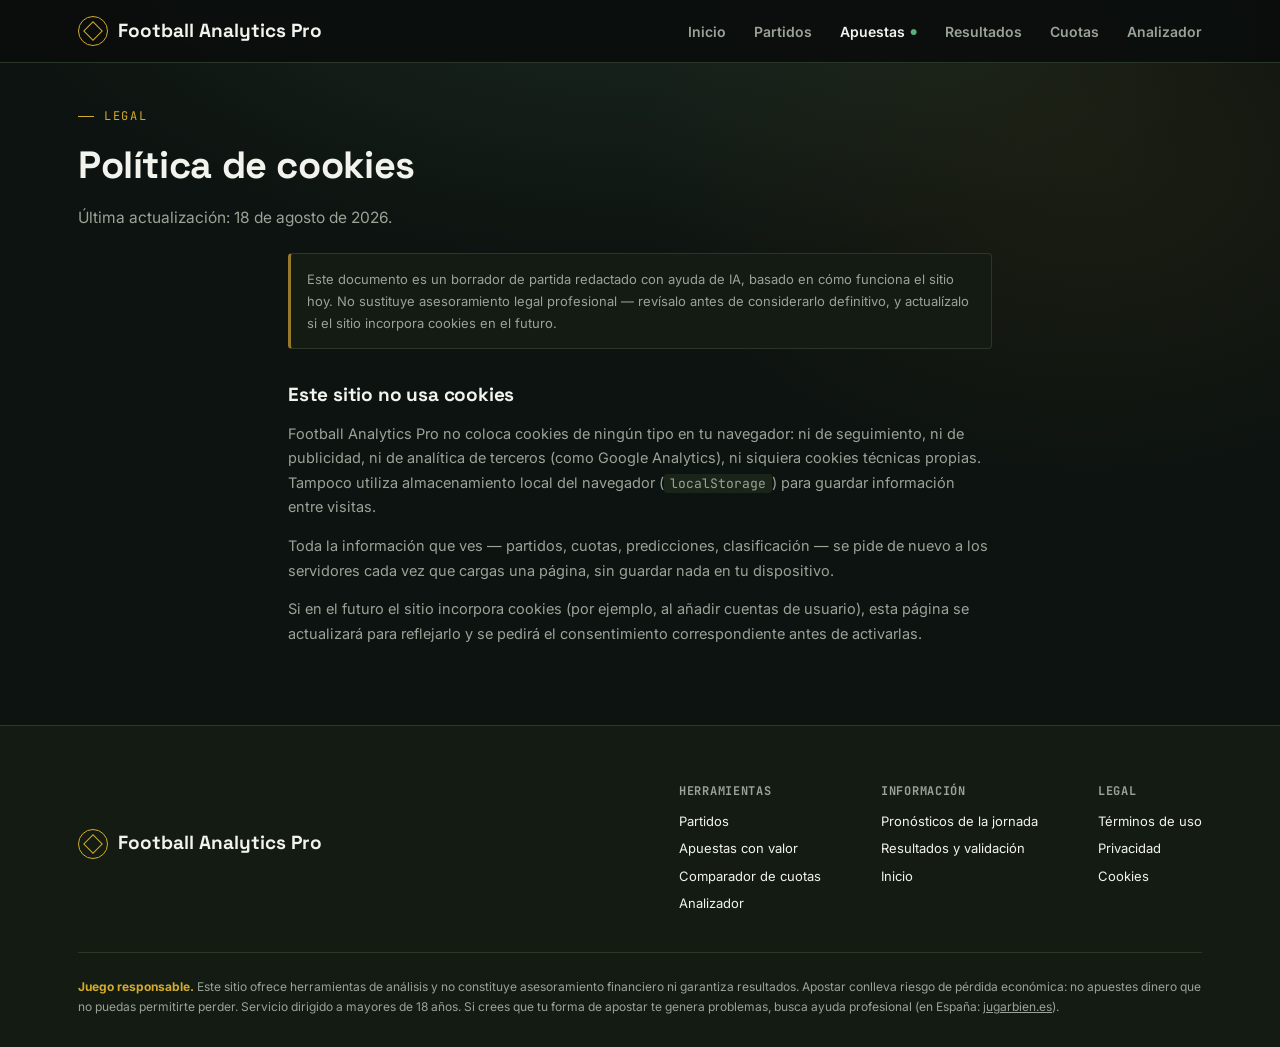
<file: cookies.html>
<!DOCTYPE html>
<html lang="es">
<head>
<meta charset="UTF-8">
<meta name="viewport" content="width=device-width, initial-scale=1.0">
<title>Cookies — Football Analytics Pro</title>
<meta name="description" content="Política de cookies de Football Analytics Pro.">
<meta name="robots" content="noindex">
<link rel="icon" type="image/svg+xml" href="favicon.svg">
<link rel="canonical" href="https://football-ai-web-self.vercel.app/cookies.html">
<link rel="preconnect" href="https://fonts.googleapis.com">
<link rel="preconnect" href="https://fonts.gstatic.com" crossorigin>
<link href="https://fonts.googleapis.com/css2?family=Space+Grotesk:wght@500;600;700&family=Inter:wght@400;500;600;700&family=JetBrains+Mono:wght@400;500;600;700&display=swap" rel="stylesheet">
<link rel="stylesheet" href="styles.css">
</head>
<body>

<header>
  <div class="header-inner">
    <a class="logo" href="index.html"><span class="mark"></span> Football Analytics Pro</a>
    <nav aria-label="Principal">
      <a href="index.html">Inicio</a>
      <a href="partidos.html">Partidos</a>
      <a href="apuestas.html" class="highlight">Apuestas</a>
      <a href="estadisticas.html">Resultados</a>
      <a href="cuotas.html">Cuotas</a>
      <a href="analizador.html">Analizador</a>
    </nav>
  </div>
</header>

<div class="wrap">
  <div class="page-header">
    <div class="eyebrow">Legal</div>
    <h1>Política de cookies</h1>
    <p class="lead">Última actualización: 18 de agosto de 2026.</p>
  </div>
</div>

<div class="wrap legal">
  <p class="legal-draft-note">Este documento es un borrador de partida redactado con ayuda de IA, basado en cómo funciona el sitio hoy. No sustituye asesoramiento legal profesional — revísalo antes de considerarlo definitivo, y actualízalo si el sitio incorpora cookies en el futuro.</p>

  <h2>Este sitio no usa cookies</h2>
  <p>Football Analytics Pro no coloca cookies de ningún tipo en tu navegador: ni de seguimiento, ni de publicidad, ni de analítica de terceros (como Google Analytics), ni siquiera cookies técnicas propias. Tampoco utiliza almacenamiento local del navegador (<code>localStorage</code>) para guardar información entre visitas.</p>
  <p>Toda la información que ves — partidos, cuotas, predicciones, clasificación — se pide de nuevo a los servidores cada vez que cargas una página, sin guardar nada en tu dispositivo.</p>
  <p>Si en el futuro el sitio incorpora cookies (por ejemplo, al añadir cuentas de usuario), esta página se actualizará para reflejarlo y se pedirá el consentimiento correspondiente antes de activarlas.</p>
</div>

<footer>
  <div class="wrap">
    <div class="footer-grid">
      <div class="logo"><span class="mark"></span> Football Analytics Pro</div>
      <div class="footer-cols">
        <div class="footer-col">
          <h4>Herramientas</h4>
          <a href="partidos.html">Partidos</a>
          <a href="apuestas.html">Apuestas con valor</a>
          <a href="cuotas.html">Comparador de cuotas</a>
          <a href="analizador.html">Analizador</a>
        </div>
        <div class="footer-col">
          <h4>Información</h4>
          <a href="pronosticos">Pronósticos de la jornada</a>
          <a href="estadisticas.html">Resultados y validación</a>
          <a href="index.html">Inicio</a>
        </div>
        <div class="footer-col">
          <h4>Legal</h4>
          <a href="terminos.html">Términos de uso</a>
          <a href="privacidad.html">Privacidad</a>
          <a href="cookies.html">Cookies</a>
        </div>
      </div>
    </div>
    <div class="responsible">
      <b>Juego responsable.</b> Este sitio ofrece herramientas de análisis y no constituye asesoramiento financiero ni garantiza resultados. Apostar conlleva riesgo de pérdida económica: no apuestes dinero que no puedas permitirte perder. Servicio dirigido a mayores de 18 años. Si crees que tu forma de apostar te genera problemas, busca ayuda profesional (en España: <a href="https://www.jugarbien.es" rel="noopener">jugarbien.es</a>).
    </div>
  </div>
</footer>

<script src="ui.js"></script>
</body>
</html>
</file>
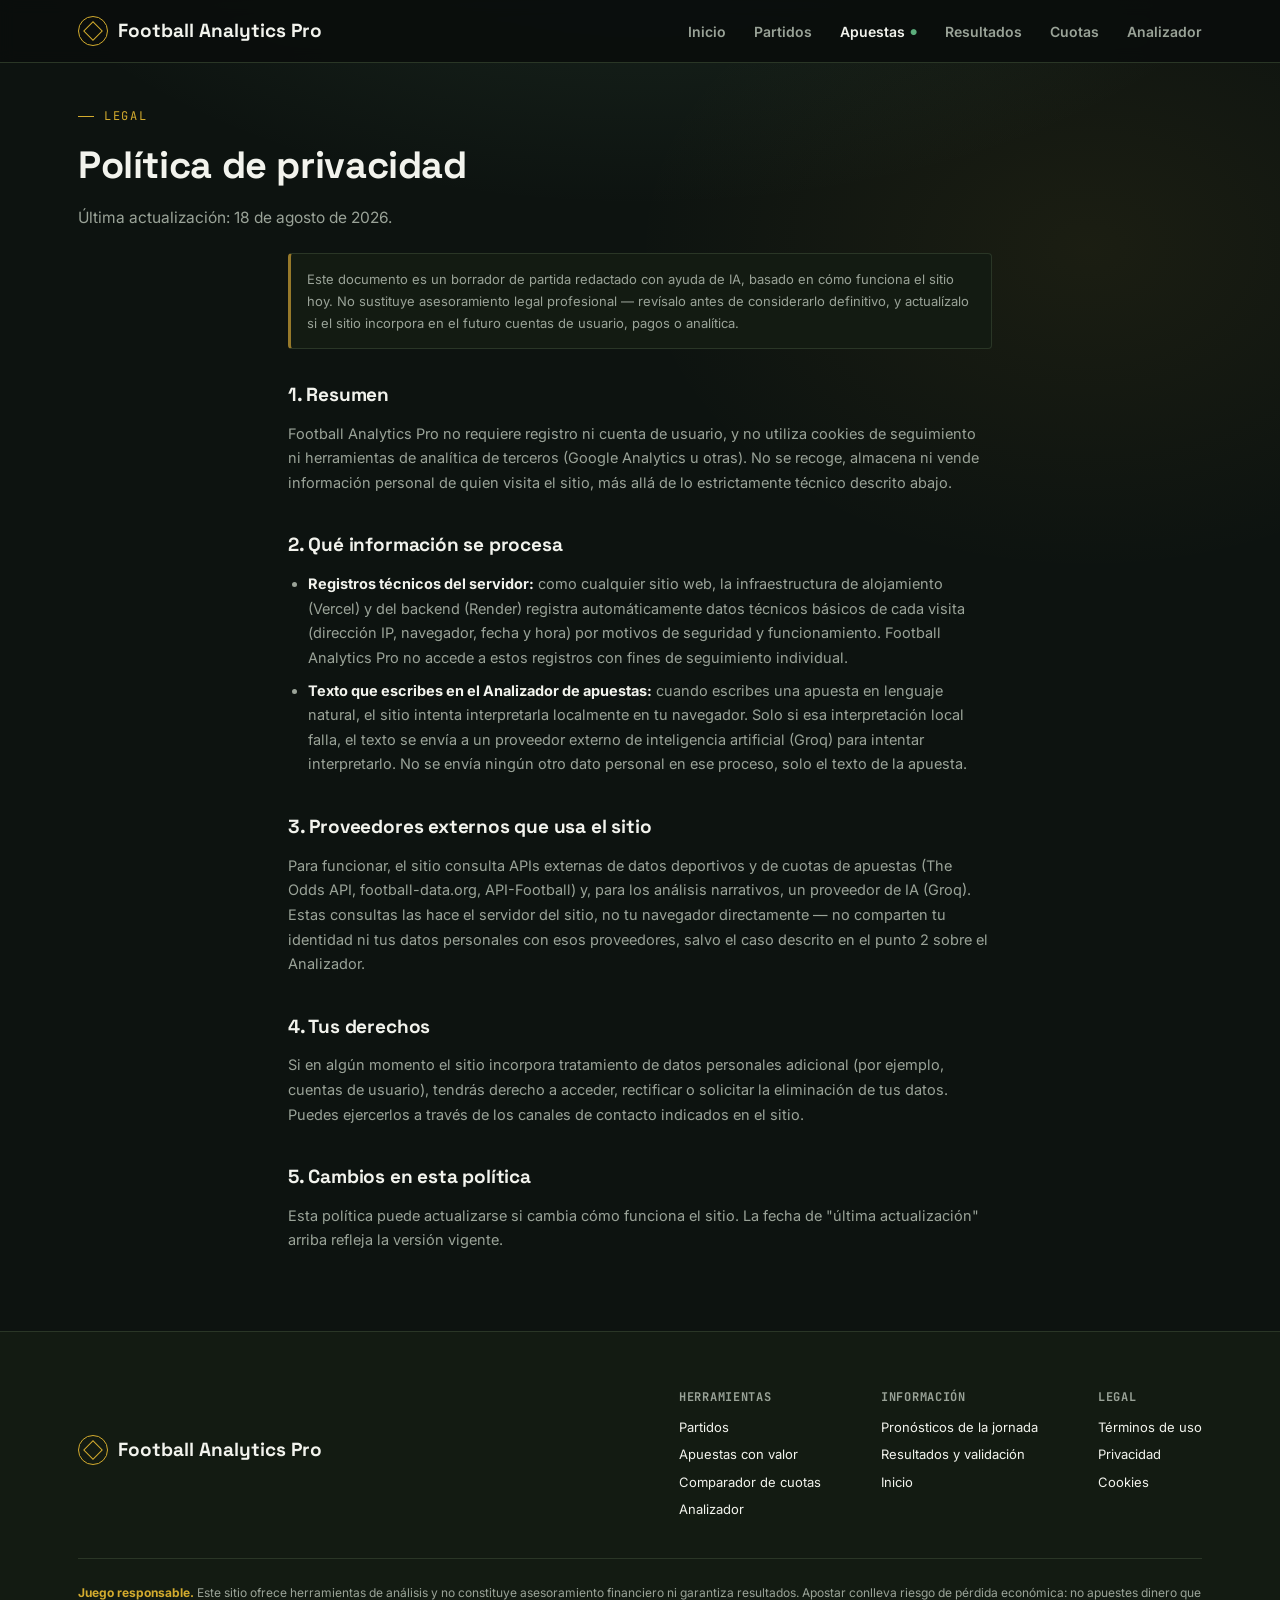
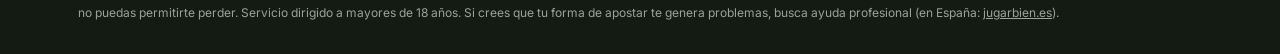
<file: privacidad.html>
<!DOCTYPE html>
<html lang="es">
<head>
<meta charset="UTF-8">
<meta name="viewport" content="width=device-width, initial-scale=1.0">
<title>Privacidad — Football Analytics Pro</title>
<meta name="description" content="Política de privacidad de Football Analytics Pro.">
<meta name="robots" content="noindex">
<link rel="icon" type="image/svg+xml" href="favicon.svg">
<link rel="canonical" href="https://football-ai-web-self.vercel.app/privacidad.html">
<link rel="preconnect" href="https://fonts.googleapis.com">
<link rel="preconnect" href="https://fonts.gstatic.com" crossorigin>
<link href="https://fonts.googleapis.com/css2?family=Space+Grotesk:wght@500;600;700&family=Inter:wght@400;500;600;700&family=JetBrains+Mono:wght@400;500;600;700&display=swap" rel="stylesheet">
<link rel="stylesheet" href="styles.css">
</head>
<body>

<header>
  <div class="header-inner">
    <a class="logo" href="index.html"><span class="mark"></span> Football Analytics Pro</a>
    <nav aria-label="Principal">
      <a href="index.html">Inicio</a>
      <a href="partidos.html">Partidos</a>
      <a href="apuestas.html" class="highlight">Apuestas</a>
      <a href="estadisticas.html">Resultados</a>
      <a href="cuotas.html">Cuotas</a>
      <a href="analizador.html">Analizador</a>
    </nav>
  </div>
</header>

<div class="wrap">
  <div class="page-header">
    <div class="eyebrow">Legal</div>
    <h1>Política de privacidad</h1>
    <p class="lead">Última actualización: 18 de agosto de 2026.</p>
  </div>
</div>

<div class="wrap legal">
  <p class="legal-draft-note">Este documento es un borrador de partida redactado con ayuda de IA, basado en cómo funciona el sitio hoy. No sustituye asesoramiento legal profesional — revísalo antes de considerarlo definitivo, y actualízalo si el sitio incorpora en el futuro cuentas de usuario, pagos o analítica.</p>

  <h2>1. Resumen</h2>
  <p>Football Analytics Pro no requiere registro ni cuenta de usuario, y no utiliza cookies de seguimiento ni herramientas de analítica de terceros (Google Analytics u otras). No se recoge, almacena ni vende información personal de quien visita el sitio, más allá de lo estrictamente técnico descrito abajo.</p>

  <h2>2. Qué información se procesa</h2>
  <ul>
    <li><b>Registros técnicos del servidor:</b> como cualquier sitio web, la infraestructura de alojamiento (Vercel) y del backend (Render) registra automáticamente datos técnicos básicos de cada visita (dirección IP, navegador, fecha y hora) por motivos de seguridad y funcionamiento. Football Analytics Pro no accede a estos registros con fines de seguimiento individual.</li>
    <li><b>Texto que escribes en el Analizador de apuestas:</b> cuando escribes una apuesta en lenguaje natural, el sitio intenta interpretarla localmente en tu navegador. Solo si esa interpretación local falla, el texto se envía a un proveedor externo de inteligencia artificial (Groq) para intentar interpretarlo. No se envía ningún otro dato personal en ese proceso, solo el texto de la apuesta.</li>
  </ul>

  <h2>3. Proveedores externos que usa el sitio</h2>
  <p>Para funcionar, el sitio consulta APIs externas de datos deportivos y de cuotas de apuestas (The Odds API, football-data.org, API-Football) y, para los análisis narrativos, un proveedor de IA (Groq). Estas consultas las hace el servidor del sitio, no tu navegador directamente — no comparten tu identidad ni tus datos personales con esos proveedores, salvo el caso descrito en el punto 2 sobre el Analizador.</p>

  <h2>4. Tus derechos</h2>
  <p>Si en algún momento el sitio incorpora tratamiento de datos personales adicional (por ejemplo, cuentas de usuario), tendrás derecho a acceder, rectificar o solicitar la eliminación de tus datos. Puedes ejercerlos a través de los canales de contacto indicados en el sitio.</p>

  <h2>5. Cambios en esta política</h2>
  <p>Esta política puede actualizarse si cambia cómo funciona el sitio. La fecha de "última actualización" arriba refleja la versión vigente.</p>
</div>

<footer>
  <div class="wrap">
    <div class="footer-grid">
      <div class="logo"><span class="mark"></span> Football Analytics Pro</div>
      <div class="footer-cols">
        <div class="footer-col">
          <h4>Herramientas</h4>
          <a href="partidos.html">Partidos</a>
          <a href="apuestas.html">Apuestas con valor</a>
          <a href="cuotas.html">Comparador de cuotas</a>
          <a href="analizador.html">Analizador</a>
        </div>
        <div class="footer-col">
          <h4>Información</h4>
          <a href="pronosticos">Pronósticos de la jornada</a>
          <a href="estadisticas.html">Resultados y validación</a>
          <a href="index.html">Inicio</a>
        </div>
        <div class="footer-col">
          <h4>Legal</h4>
          <a href="terminos.html">Términos de uso</a>
          <a href="privacidad.html">Privacidad</a>
          <a href="cookies.html">Cookies</a>
        </div>
      </div>
    </div>
    <div class="responsible">
      <b>Juego responsable.</b> Este sitio ofrece herramientas de análisis y no constituye asesoramiento financiero ni garantiza resultados. Apostar conlleva riesgo de pérdida económica: no apuestes dinero que no puedas permitirte perder. Servicio dirigido a mayores de 18 años. Si crees que tu forma de apostar te genera problemas, busca ayuda profesional (en España: <a href="https://www.jugarbien.es" rel="noopener">jugarbien.es</a>).
    </div>
  </div>
</footer>

<script src="ui.js"></script>
</body>
</html>
</file>
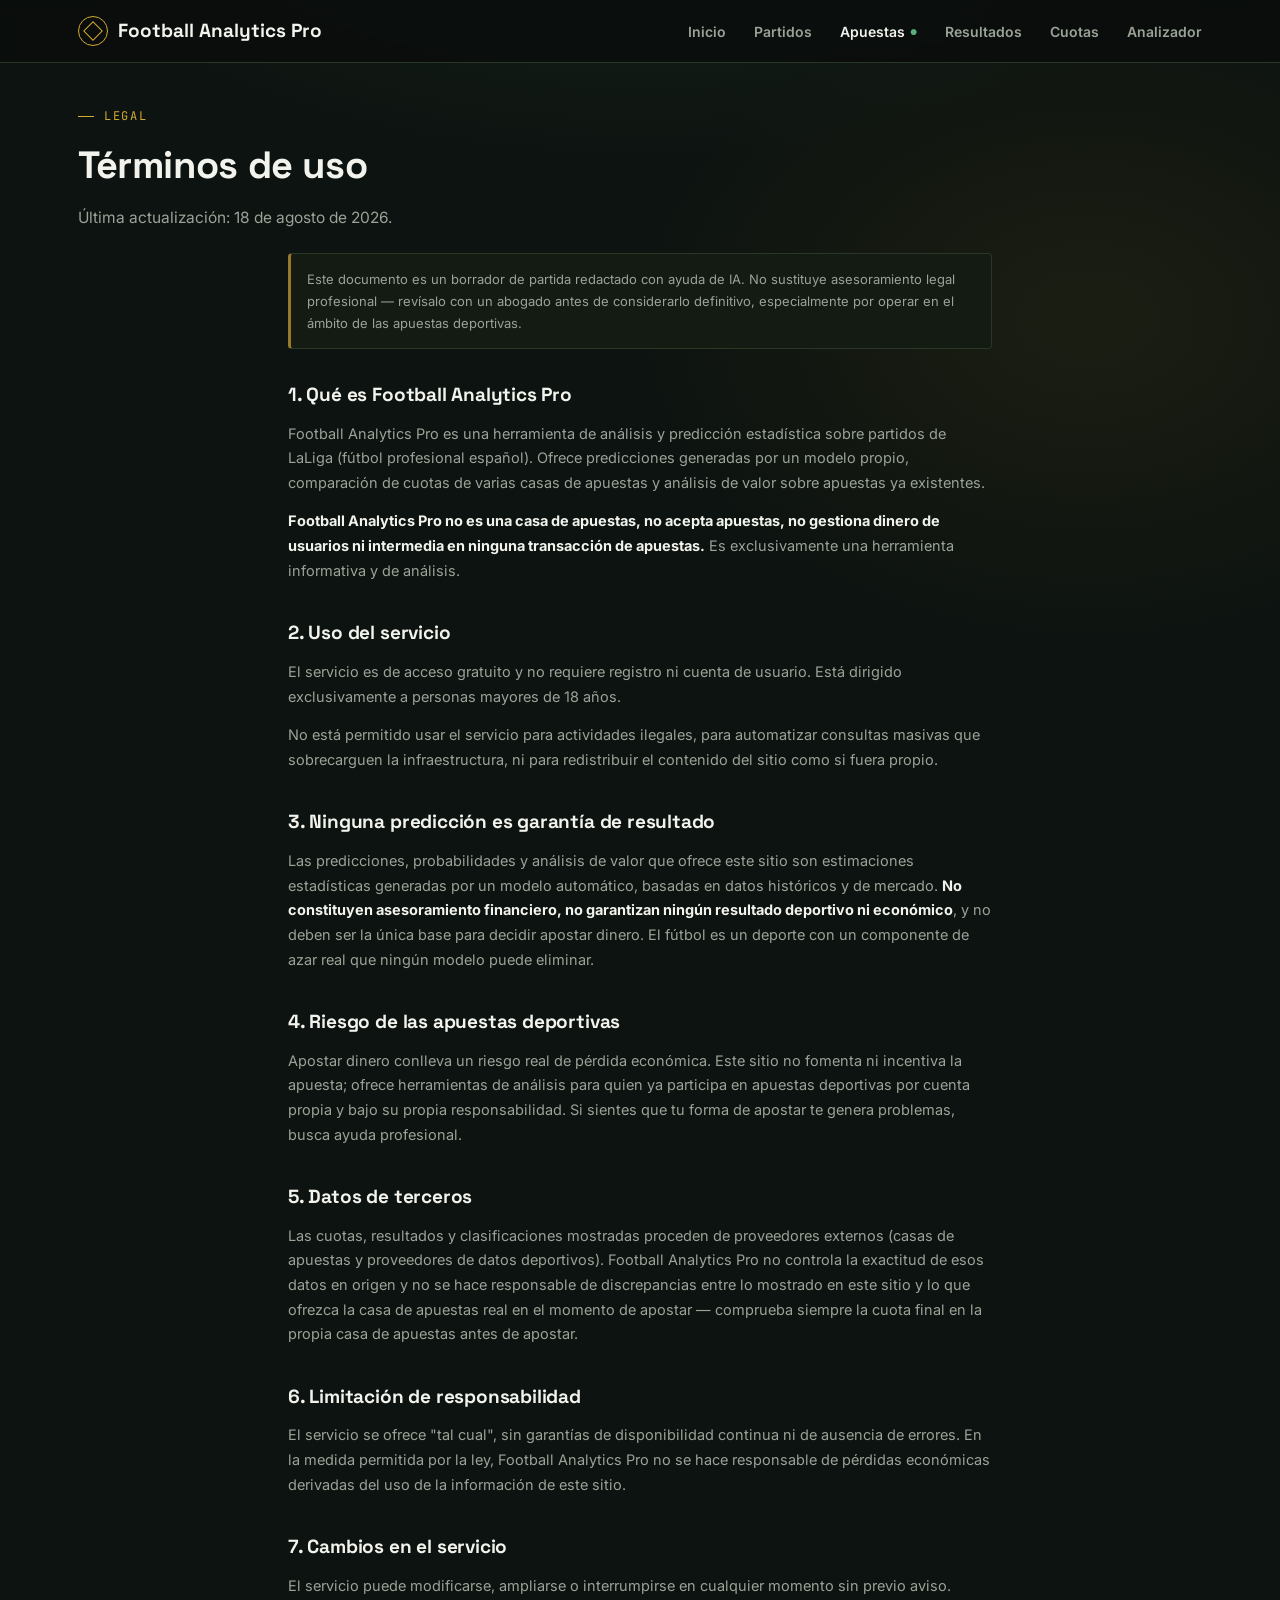
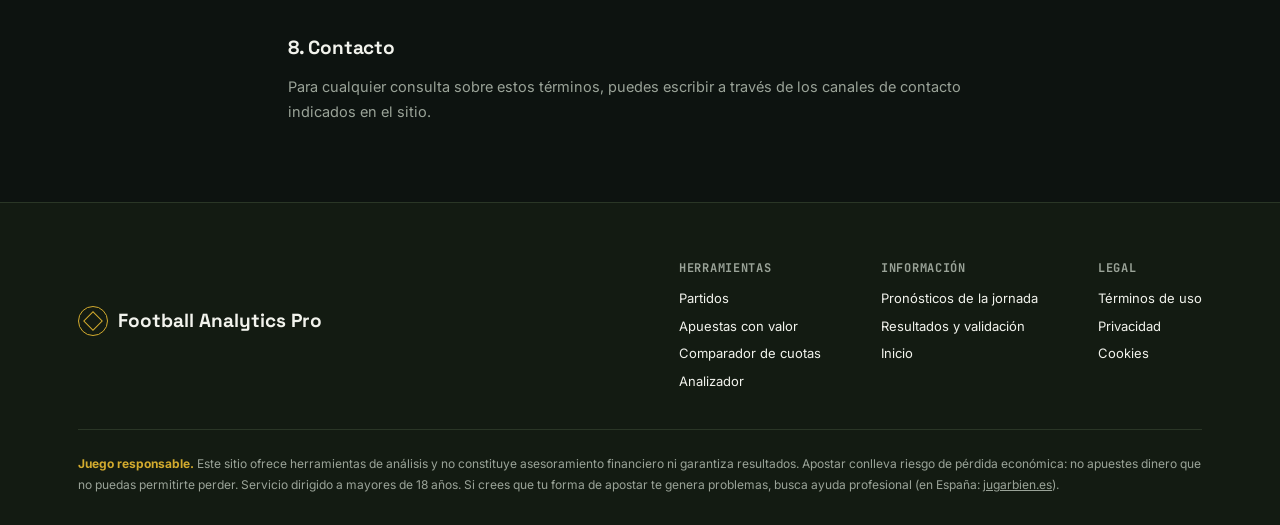
<file: terminos.html>
<!DOCTYPE html>
<html lang="es">
<head>
<meta charset="UTF-8">
<meta name="viewport" content="width=device-width, initial-scale=1.0">
<title>Términos de uso — Football Analytics Pro</title>
<meta name="description" content="Términos de uso de Football Analytics Pro.">
<meta name="robots" content="noindex">
<link rel="icon" type="image/svg+xml" href="favicon.svg">
<link rel="canonical" href="https://football-ai-web-self.vercel.app/terminos.html">
<link rel="preconnect" href="https://fonts.googleapis.com">
<link rel="preconnect" href="https://fonts.gstatic.com" crossorigin>
<link href="https://fonts.googleapis.com/css2?family=Space+Grotesk:wght@500;600;700&family=Inter:wght@400;500;600;700&family=JetBrains+Mono:wght@400;500;600;700&display=swap" rel="stylesheet">
<link rel="stylesheet" href="styles.css">
</head>
<body>

<header>
  <div class="header-inner">
    <a class="logo" href="index.html"><span class="mark"></span> Football Analytics Pro</a>
    <nav aria-label="Principal">
      <a href="index.html">Inicio</a>
      <a href="partidos.html">Partidos</a>
      <a href="apuestas.html" class="highlight">Apuestas</a>
      <a href="estadisticas.html">Resultados</a>
      <a href="cuotas.html">Cuotas</a>
      <a href="analizador.html">Analizador</a>
    </nav>
  </div>
</header>

<div class="wrap">
  <div class="page-header">
    <div class="eyebrow">Legal</div>
    <h1>Términos de uso</h1>
    <p class="lead">Última actualización: 18 de agosto de 2026.</p>
  </div>
</div>

<div class="wrap legal">
  <p class="legal-draft-note">Este documento es un borrador de partida redactado con ayuda de IA. No sustituye asesoramiento legal profesional — revísalo con un abogado antes de considerarlo definitivo, especialmente por operar en el ámbito de las apuestas deportivas.</p>

  <h2>1. Qué es Football Analytics Pro</h2>
  <p>Football Analytics Pro es una herramienta de análisis y predicción estadística sobre partidos de LaLiga (fútbol profesional español). Ofrece predicciones generadas por un modelo propio, comparación de cuotas de varias casas de apuestas y análisis de valor sobre apuestas ya existentes.</p>
  <p><b>Football Analytics Pro no es una casa de apuestas, no acepta apuestas, no gestiona dinero de usuarios ni intermedia en ninguna transacción de apuestas.</b> Es exclusivamente una herramienta informativa y de análisis.</p>

  <h2>2. Uso del servicio</h2>
  <p>El servicio es de acceso gratuito y no requiere registro ni cuenta de usuario. Está dirigido exclusivamente a personas mayores de 18 años.</p>
  <p>No está permitido usar el servicio para actividades ilegales, para automatizar consultas masivas que sobrecarguen la infraestructura, ni para redistribuir el contenido del sitio como si fuera propio.</p>

  <h2>3. Ninguna predicción es garantía de resultado</h2>
  <p>Las predicciones, probabilidades y análisis de valor que ofrece este sitio son estimaciones estadísticas generadas por un modelo automático, basadas en datos históricos y de mercado. <b>No constituyen asesoramiento financiero, no garantizan ningún resultado deportivo ni económico</b>, y no deben ser la única base para decidir apostar dinero. El fútbol es un deporte con un componente de azar real que ningún modelo puede eliminar.</p>

  <h2>4. Riesgo de las apuestas deportivas</h2>
  <p>Apostar dinero conlleva un riesgo real de pérdida económica. Este sitio no fomenta ni incentiva la apuesta; ofrece herramientas de análisis para quien ya participa en apuestas deportivas por cuenta propia y bajo su propia responsabilidad. Si sientes que tu forma de apostar te genera problemas, busca ayuda profesional.</p>

  <h2>5. Datos de terceros</h2>
  <p>Las cuotas, resultados y clasificaciones mostradas proceden de proveedores externos (casas de apuestas y proveedores de datos deportivos). Football Analytics Pro no controla la exactitud de esos datos en origen y no se hace responsable de discrepancias entre lo mostrado en este sitio y lo que ofrezca la casa de apuestas real en el momento de apostar — comprueba siempre la cuota final en la propia casa de apuestas antes de apostar.</p>

  <h2>6. Limitación de responsabilidad</h2>
  <p>El servicio se ofrece "tal cual", sin garantías de disponibilidad continua ni de ausencia de errores. En la medida permitida por la ley, Football Analytics Pro no se hace responsable de pérdidas económicas derivadas del uso de la información de este sitio.</p>

  <h2>7. Cambios en el servicio</h2>
  <p>El servicio puede modificarse, ampliarse o interrumpirse en cualquier momento sin previo aviso.</p>

  <h2>8. Contacto</h2>
  <p>Para cualquier consulta sobre estos términos, puedes escribir a través de los canales de contacto indicados en el sitio.</p>
</div>

<footer>
  <div class="wrap">
    <div class="footer-grid">
      <div class="logo"><span class="mark"></span> Football Analytics Pro</div>
      <div class="footer-cols">
        <div class="footer-col">
          <h4>Herramientas</h4>
          <a href="partidos.html">Partidos</a>
          <a href="apuestas.html">Apuestas con valor</a>
          <a href="cuotas.html">Comparador de cuotas</a>
          <a href="analizador.html">Analizador</a>
        </div>
        <div class="footer-col">
          <h4>Información</h4>
          <a href="pronosticos">Pronósticos de la jornada</a>
          <a href="estadisticas.html">Resultados y validación</a>
          <a href="index.html">Inicio</a>
        </div>
        <div class="footer-col">
          <h4>Legal</h4>
          <a href="terminos.html">Términos de uso</a>
          <a href="privacidad.html">Privacidad</a>
          <a href="cookies.html">Cookies</a>
        </div>
      </div>
    </div>
    <div class="responsible">
      <b>Juego responsable.</b> Este sitio ofrece herramientas de análisis y no constituye asesoramiento financiero ni garantiza resultados. Apostar conlleva riesgo de pérdida económica: no apuestes dinero que no puedas permitirte perder. Servicio dirigido a mayores de 18 años. Si crees que tu forma de apostar te genera problemas, busca ayuda profesional (en España: <a href="https://www.jugarbien.es" rel="noopener">jugarbien.es</a>).
    </div>
  </div>
</footer>

<script src="ui.js"></script>
</body>
</html>
</file>
<file: styles.css>
/* Estilos compartidos por todas las páginas de Football Analytics Pro.
   Un solo archivo para no repetir ~500 líneas de CSS en cada página —
   cada .html solo enlaza esto con <link rel="stylesheet" href="styles.css">,
   sin build step, igual de simple que antes. */

:root{
  --bg:            #0d1310;
  --surface:       #151d13;
  --surface-alt:   #1d271a;
  --line:          #2c3728;
  --gold:          #d3ab2e;
  --gold-dim:      #96792a;
  /* Igual que --gold-dim pero aclarado para pasar 4.5:1 de contraste (WCAG AA)
     cuando se usa como texto pequeño (12-13px) sobre --surface/--surface-alt —
     --gold-dim se queda en 3.7-4.2:1 ahí, insuficiente para texto normal
     (sí vale para bordes/fondos, donde el umbral AA es 3:1). */
  --gold-dim-text: #aa8930;
  --pitch:         #4a7c59;
  --pitch-bright:  #7fc292;
  --text:          #f2f3ed;
  --text-muted:    #9aa398;
  --danger:        #d16657;
  --success:       #5cae7c;

  --font-display: 'Space Grotesk', sans-serif;
  --font-body: 'Inter', sans-serif;
  --font-mono: 'JetBrains Mono', monospace;
}

*{ box-sizing:border-box; }
html{ scroll-behavior:smooth; }

body{
  margin:0;
  background:
    radial-gradient(ellipse 1100px 600px at 50% -10%, rgba(127,194,146,0.14), transparent 62%),
    radial-gradient(ellipse 700px 500px at 85% 15%, rgba(211,171,46,0.07), transparent 65%),
    var(--bg);
  color:var(--text);
  font-family:var(--font-body);
  line-height:1.5;
}

a{ color:inherit; }

h1,h2,h3{
  font-family:var(--font-display);
  margin:0;
  letter-spacing:-0.01em;
}

.mono{ font-family:var(--font-mono); }

.eyebrow{
  font-family:var(--font-mono);
  text-transform:uppercase;
  letter-spacing:0.14em;
  font-size:12px;
  color:var(--gold);
  display:flex;
  align-items:center;
  gap:10px;
}
.eyebrow::before{
  content:"";
  width:16px; height:1px;
  background:var(--gold);
  display:inline-block;
}

.wrap{
  max-width:1180px;
  margin:0 auto;
  padding:0 28px;
}

/* ---------- header / navegación compartida ---------- */
header{
  position:sticky; top:0; z-index:50;
  background:rgba(10,14,12,0.92);
  backdrop-filter:blur(8px);
  border-bottom:1px solid var(--line);
}
.header-inner{
  max-width:1180px; margin:0 auto; padding:16px 28px;
  display:flex; align-items:center; justify-content:space-between;
  gap:20px;
}
@media (max-width:820px){
  .header-inner{ flex-wrap:wrap; }
}
.logo{
  display:flex; align-items:center; gap:10px;
  font-family:var(--font-display); font-weight:700; font-size:19px;
  text-decoration:none;
}
.logo .mark{
  width:30px; height:30px; border-radius:50%;
  border:1.5px solid var(--gold);
  display:flex; align-items:center; justify-content:center;
  position:relative;
}
.logo .mark::before{
  content:"";
  width:12px; height:12px;
  border:1px solid var(--gold);
  transform:rotate(45deg);
}
nav{ display:flex; gap:28px; }
nav a{
  text-decoration:none;
  font-size:14px; font-weight:600;
  color:var(--text-muted);
  transition:color .15s ease;
}
nav a:hover, nav a:focus-visible{ color:var(--text); }
nav a:focus-visible{ outline:2px solid var(--gold); outline-offset:4px; }
nav a.active{ color:var(--gold); }
nav a{ white-space:nowrap; }

/* En pantallas estrechas la navegación no desaparece (con varias
   páginas ya no es un simple ancla a una sección: es la única forma
   de moverse entre ellas) — pasa a una tira horizontal deslizable. */
@media (max-width:820px){
  nav{
    width:100%; order:3;
    overflow-x:auto; gap:20px;
    padding-top:12px; margin-top:4px;
    border-top:1px solid var(--line);
    -webkit-overflow-scrolling:touch;
    /* Degradado fijo en el borde derecho -- sin esto, nada indica que el
       menu tiene mas enlaces fuera de pantalla (Analizador/Estadisticas
       quedaban invisibles sin pista de que se podia deslizar). */
    -webkit-mask-image:linear-gradient(90deg, black calc(100% - 28px), transparent);
    mask-image:linear-gradient(90deg, black calc(100% - 28px), transparent);
  }
}

/* ---------- ticker (signature element) ---------- */
.ticker-outer{
  background:var(--surface);
  border-bottom:1px solid var(--line);
  overflow:hidden;
  white-space:nowrap;
  position:relative;
}
.ticker-outer::before, .ticker-outer::after{
  content:"";
  position:absolute; top:0; bottom:0; width:60px; z-index:2;
}
.ticker-outer::before{ left:0; background:linear-gradient(90deg, var(--surface), transparent); }
.ticker-outer::after{ right:0; background:linear-gradient(270deg, var(--surface), transparent); }
.ticker-track{
  display:inline-flex;
  animation:scrollTicker 38s linear infinite;
  padding:10px 0;
}
.ticker-track span{
  font-family:var(--font-mono);
  font-size:12.5px;
  color:var(--text-muted);
  padding:0 26px;
  border-right:1px solid var(--line);
}
.ticker-track span b{ color:var(--gold); font-weight:600; }
.ticker-track span .up{ color:var(--success); }
.ticker-track span .down{ color:var(--danger); }
@keyframes scrollTicker{
  from{ transform:translateX(0); }
  to{ transform:translateX(-50%); }
}
@media (prefers-reduced-motion: reduce){
  .ticker-track{ animation:none; }
}

/* ---------- spinner de carga ---------- */
.spinner{
  display:inline-block; width:13px; height:13px;
  border:2px solid var(--line); border-top-color:var(--gold);
  border-radius:50%;
  animation:spin .7s linear infinite;
  vertical-align:-2px; margin-right:8px;
}
@keyframes spin{ to{ transform:rotate(360deg); } }
@media (prefers-reduced-motion: reduce){
  .spinner{ animation:none; }
}

/* ---------- hero ---------- */
.hero{
  position:relative;
  padding:72px 0 56px;
  overflow:hidden;
}
.hero::before{
  content:"";
  position:absolute;
  inset:0;
  background-image:
    linear-gradient(var(--line) 1px, transparent 1px),
    linear-gradient(90deg, var(--line) 1px, transparent 1px);
  background-size:64px 64px;
  background-position:center -1px;
  -webkit-mask-image:linear-gradient(to bottom, black 0%, black 40%, transparent 88%);
  mask-image:linear-gradient(to bottom, black 0%, black 40%, transparent 88%);
  opacity:0.9;
  pointer-events:none;
}
.hero-inner{ position:relative; z-index:1; max-width:1180px; margin:0 auto; padding:0 28px; }
.hero h1{
  font-size:clamp(32px, 5vw, 52px);
  font-weight:700;
  max-width:820px;
  margin-top:14px;
}
.hero p.lead{
  color:var(--text-muted);
  font-size:17px;
  max-width:560px;
  margin-top:16px;
}

/* ---------- cabecera de página interior (Partidos, Cuotas...) ---------- */
.page-header{
  padding:44px 0 8px;
}
.page-header h1{
  font-size:clamp(26px, 4vw, 38px);
  margin-top:12px;
}
.page-header p.lead{
  color:var(--text-muted);
  font-size:15.5px;
  max-width:640px;
  margin-top:12px;
}
.back-link{
  display:inline-flex; align-items:center; gap:6px;
  font-family:var(--font-mono); font-size:12.5px; color:var(--text-muted);
  text-decoration:none; margin-bottom:18px;
}
.back-link:hover{ color:var(--gold); }

.predictor{
  margin-top:40px;
  background:var(--surface);
  border:1px solid var(--line);
  border-radius:4px;
  padding:28px;
  max-width:760px;
}
.predictor-head{
  display:flex; justify-content:space-between; align-items:baseline;
  flex-wrap:wrap; gap:10px; margin-bottom:20px;
}
.predictor-head h3{ font-size:17px; }
.badge-demo{
  font-family:var(--font-mono); font-size:11px;
  color:var(--gold); border:1px solid var(--gold-dim);
  padding:3px 8px; border-radius:20px; white-space:nowrap;
}

.match-row{
  display:grid;
  grid-template-columns:1fr auto 1fr;
  gap:14px; align-items:center;
}
@media (max-width:560px){ .match-row{ grid-template-columns:1fr; } }

.field label{
  display:block; font-size:12px; color:var(--text-muted);
  margin-bottom:6px; font-family:var(--font-mono); text-transform:uppercase; letter-spacing:.06em;
}
input, select, textarea{
  width:100%;
  background:var(--surface-alt);
  border:1px solid var(--line);
  color:var(--text);
  padding:12px 14px;
  border-radius:3px;
  font-family:var(--font-body);
  font-size:14px;
}
textarea{ resize:vertical; }
input:focus-visible, select:focus-visible, button:focus-visible{
  outline:2px solid var(--gold); outline-offset:2px;
}
.vs-mark{
  font-family:var(--font-mono); color:var(--gold-dim-text);
  font-size:13px; text-align:center; padding-top:18px;
}

.btn{
  font-family:var(--font-body); font-weight:600; font-size:14px;
  background:var(--gold); color:#14180c;
  border:none; padding:13px 22px; border-radius:3px;
  cursor:pointer; transition:background .15s ease, transform .1s ease;
}
.btn:hover{ background:#dbb539; }
.btn:active{ transform:translateY(1px); }
.btn.secondary{
  background:transparent; color:var(--text); border:1px solid var(--line);
}
.btn.secondary:hover{ border-color:var(--gold-dim); }
.btn:disabled{ opacity:.55; cursor:default; }

.predict-actions{ margin-top:18px; display:flex; gap:12px; flex-wrap:wrap; }

.odds-row{
  display:grid;
  grid-template-columns:1fr 1fr 1fr 1fr;
  gap:10px; margin-top:14px;
}
.odds-row .field label{ font-size:11px; }
@media (max-width:560px){ .odds-row{ grid-template-columns:1fr 1fr; } }
.odds-hint{ font-size:12px; color:var(--text-muted); margin-top:8px; }
.advanced-markets{ margin-top:14px; border:1px solid var(--line); border-radius:3px; padding:12px 14px; }
.advanced-markets summary{ cursor:pointer; font-family:var(--font-mono); font-size:12px; text-transform:uppercase; letter-spacing:.06em; color:var(--gold-dim-text); }
.advanced-markets[open] summary{ margin-bottom:4px; }
.goal-markets-row{ display:grid; grid-template-columns:repeat(auto-fit, minmax(160px,1fr)); gap:12px; margin-top:12px; }
.goal-markets-row .xg-item{ background:var(--surface-alt); border:1px solid var(--line); border-radius:3px; padding:10px 12px; font-family:var(--font-mono); font-size:12px; color:var(--text-muted); }
.goal-markets-row .xg-item b{ display:block; font-family:var(--font-body); font-size:16px; color:var(--text); margin-top:4px; }
.predict-status{
  font-size:12px; margin-top:12px; font-family:var(--font-mono);
  min-height:16px;
}
.predict-status.ok{ color:var(--success); }
.predict-status.err{ color:var(--danger); }
.odds-source-tag{
  display:inline-block; font-family:var(--font-mono); font-size:11px;
  padding:2px 8px; border-radius:20px; margin-top:8px;
}
.odds-source-tag.live{ color:var(--success); border:1px solid var(--success); }
.odds-source-tag.demo{ color:var(--danger); border:1px solid var(--danger); }
.model-toggle{ display:flex; gap:8px; margin-top:14px; flex-wrap:wrap; }
.model-toggle-btn{
  font-family:var(--font-mono); font-size:11px; padding:7px 12px;
  border-radius:20px; border:1px solid var(--line); background:transparent;
  color:var(--text-muted); cursor:pointer;
}
.model-toggle-btn.active{ border-color:var(--gold); color:var(--gold); }
.model-toggle-hint{ font-size:12px; color:var(--text-muted); margin-top:8px; }

.result-panel{
  margin-top:22px; padding-top:22px; border-top:1px dashed var(--line);
  display:none;
}
.result-panel.visible{ display:block; }
.result-headline{ font-family:var(--font-display); font-size:19px; margin-bottom:16px; }
.prob-bars{ display:flex; flex-direction:column; gap:10px; }
.prob-row{ display:grid; grid-template-columns:110px 1fr 52px; gap:12px; align-items:center; }
.prob-row .label{ font-size:13px; color:var(--text-muted); }
.prob-track{ height:8px; background:var(--surface-alt); border-radius:20px; overflow:hidden; }
.prob-fill{ height:100%; background:linear-gradient(90deg, var(--gold-dim), var(--gold)); border-radius:20px; transition:width .5s ease; }
.prob-value{ font-family:var(--font-mono); font-size:13px; text-align:right; }
.xg-row{ display:flex; gap:28px; margin-top:18px; flex-wrap:wrap; }
.xg-item{ font-family:var(--font-mono); font-size:13px; color:var(--text-muted); }
.xg-item b{ display:block; font-size:22px; color:var(--text); font-family:var(--font-display); }

.ai-analysis{
  margin-top:18px; padding:16px 18px;
  background:var(--surface-alt); border:1px solid var(--line); border-radius:3px;
  font-size:13.5px; color:var(--text-muted); display:none;
}
.ai-analysis.visible{ display:block; }
.ai-analysis .ai-label{
  font-family:var(--font-mono); font-size:11px; text-transform:uppercase;
  letter-spacing:.06em; color:var(--gold); margin-bottom:8px; display:block;
}

/* ---------- generic section ---------- */
.section{ padding:64px 0; border-top:1px solid var(--line); }
.section:first-of-type{ border-top:none; }
.section-head{ margin-bottom:34px; max-width:640px; }
.section-head h2{ font-size:clamp(24px,3vw,32px); margin-top:12px; }
.section-head p{ color:var(--text-muted); margin-top:10px; font-size:15px; }

/* ---------- histórico de predicciones (Estadísticas) ---------- */
.accuracy-row{ display:grid; grid-template-columns:repeat(2,1fr); gap:20px; margin-bottom:28px; }
@media (max-width:560px){ .accuracy-row{ grid-template-columns:1fr; } }
.accuracy-tile{
  background:var(--surface); border:1px solid var(--line); border-radius:4px; padding:22px 24px;
}
.accuracy-tile .label{ font-family:var(--font-mono); font-size:12px; text-transform:uppercase; letter-spacing:.06em; color:var(--text-muted); }
.accuracy-tile .value{ font-family:var(--font-display); font-size:36px; font-weight:700; margin-top:8px; color:var(--pitch-bright); }
.accuracy-tile .sub{ color:var(--text-muted); font-size:12.5px; margin-top:4px; }
.history-correct{ color:var(--success); }
.history-wrong{ color:var(--danger); }
.section-head p{ color:var(--text-muted); margin-top:10px; font-size:15px; }

/* ---------- odds comparator ---------- */
.odds-table-wrap{
  background:var(--surface);
  border:1px solid var(--line);
  border-radius:4px;
  overflow-x:auto;
}
table{ width:100%; border-collapse:collapse; min-width:620px; }
thead th{
  text-align:left; font-family:var(--font-mono); font-size:11.5px;
  text-transform:uppercase; letter-spacing:.06em; color:var(--text-muted);
  padding:14px 18px; border-bottom:1px solid var(--line);
  white-space:nowrap;
}
tbody td{
  padding:14px 18px; font-size:14px; border-bottom:1px solid var(--line);
  font-family:var(--font-mono);
}
tbody tr:last-child td{ border-bottom:none; }
tbody td.bookie{ font-family:var(--font-body); font-weight:600; }
td.best{ color:var(--success); position:relative; }
td.best::after{ content:"▲"; font-size:9px; margin-left:6px; }

.arb-banner{
  margin-top:16px; padding:14px 18px; border-radius:4px;
  font-family:var(--font-mono); font-size:13px;
  border:1px solid var(--line); background:var(--surface-alt);
}
.arb-banner.active{ border-color:var(--success); color:var(--success); }
.arb-banner.inactive{ color:var(--text-muted); }

/* ---------- filtros ---------- */
.filters-bar{
  display:flex; flex-wrap:wrap; gap:12px; align-items:center;
  margin-bottom:20px;
}
.filters-bar .field{ min-width:170px; }
.filters-bar .field label{ margin-bottom:6px; }
.chip-group{ display:flex; flex-wrap:wrap; gap:8px; }
.chip{
  display:inline-flex; align-items:center; gap:7px;
  background:var(--surface-alt); border:1px solid var(--line);
  padding:8px 13px; border-radius:20px;
  font-family:var(--font-mono); font-size:12.5px; color:var(--text-muted);
  cursor:pointer; user-select:none; transition:border-color .15s ease, color .15s ease;
}
.chip input{ display:none; }
.chip .dot{ width:7px; height:7px; border-radius:50%; background:var(--line); transition:background .15s ease; }
.chip.active{ color:var(--text); border-color:var(--gold-dim); }
.chip.active .dot{ background:var(--gold); }

/* Filtro de casas de apuestas: colapsado por defecto -- con 20+ casas,
   mostrarlas todas siempre era mucho ruido visual antes de que el
   usuario haya hecho nada. */
.bookie-filter summary{
  cursor:pointer; list-style:none;
  font-family:var(--font-mono); font-size:12.5px; color:var(--text-muted);
  padding:8px 0; user-select:none;
}
.bookie-filter summary::-webkit-details-marker{ display:none; }
.bookie-filter summary::before{ content:"▸ "; color:var(--gold-dim-text); }
.bookie-filter[open] summary::before{ content:"▾ "; }
.bookie-filter summary:hover{ color:var(--text); }
.bookie-filter-actions{ display:flex; gap:14px; margin:6px 0 10px; }
.bookie-filter-actions button{
  background:none; border:none; padding:0;
  font-family:var(--font-mono); font-size:11.5px; color:var(--gold-dim-text);
  cursor:pointer; text-decoration:underline;
}
.bookie-filter-actions button:hover{ color:var(--gold); }

/* ---------- gráfico de cuotas ---------- */
.chart-panel{
  margin-top:18px;
  background:var(--surface); border:1px solid var(--line); border-radius:4px;
  padding:22px;
}
.chart-head{
  display:flex; justify-content:space-between; align-items:baseline;
  flex-wrap:wrap; gap:10px; margin-bottom:16px;
}
.chart-head h3{ font-size:15px; }
.chart-legend{ display:flex; gap:16px; }
.legend-item{ display:flex; align-items:center; gap:7px; font-family:var(--font-mono); font-size:12px; color:var(--text-muted); }
.legend-item .dot{ width:8px; height:8px; border-radius:50%; }
.chart-svg-wrap{ width:100%; overflow-x:auto; }
.chart-svg-wrap svg{ display:block; width:100%; height:auto; min-width:520px; }
.chart-axis-label{ font-family:var(--font-mono); font-size:10px; fill:var(--text-muted); }

/* ---------- alertas de valor ---------- */
.threshold-row{
  display:flex; align-items:center; gap:16px; flex-wrap:wrap;
  background:var(--surface); border:1px solid var(--line); border-radius:4px;
  padding:18px 22px; margin-bottom:22px;
}
.threshold-row label{
  font-family:var(--font-mono); font-size:12px; text-transform:uppercase;
  letter-spacing:.06em; color:var(--text-muted); white-space:nowrap;
}
.threshold-row input[type="range"]{
  flex:1; min-width:160px; accent-color:var(--gold);
  background:transparent; padding:0;
}
.threshold-value{
  font-family:var(--font-mono); font-weight:600; color:var(--gold);
  min-width:48px; text-align:right;
}
.alerts-count{ font-family:var(--font-mono); font-size:12px; color:var(--text-muted); }

.alert-card{
  display:grid;
  grid-template-columns:1fr auto auto auto auto;
  align-items:center; gap:18px;
  padding:16px 20px; background:var(--surface); border:1px solid var(--line);
  border-left:3px solid var(--success);
  border-radius:4px; margin-bottom:10px;
}
@media (max-width:820px){
  .alert-card{ grid-template-columns:1fr 1fr; row-gap:10px; }
}
.alert-match{ font-weight:600; font-size:14px; }
.alert-match span{ display:block; font-family:var(--font-mono); font-size:11.5px; color:var(--text-muted); font-weight:400; margin-top:2px; }
.alert-metric{ text-align:right; }
.alert-metric .k{ font-family:var(--font-mono); font-size:10.5px; text-transform:uppercase; color:var(--text-muted); letter-spacing:.05em; }
.alert-metric .v{ font-family:var(--font-mono); font-size:15px; font-weight:600; }
.alert-metric .v.pos{ color:var(--success); }
/* Alerta contra un favorito claro del mercado -- ver FAVORITE_THRESHOLD
   en alertas.html. Ambar, no rojo: es una cautela de calibracion
   comprobada, no un error real. */
.alert-card.caution{ border-left-color:var(--gold-dim); }
.alert-caveat{
  grid-column:1/-1;
  font-family:var(--font-mono); font-size:11.5px; color:var(--gold-dim-text);
  border-top:1px dashed var(--line); padding-top:10px;
}
.alerts-empty{
  padding:24px; text-align:center; color:var(--text-muted); font-size:13px;
  border:1px dashed var(--line); border-radius:4px;
}

/* ---------- analyzer ---------- */
.analyzer-grid{
  display:grid; grid-template-columns:1fr 1fr; gap:24px;
}
@media (max-width:760px){ .analyzer-grid{ grid-template-columns:1fr; } }
.panel{
  background:var(--surface); border:1px solid var(--line); border-radius:4px; padding:26px;
}
.panel h3{ font-size:16px; margin-bottom:18px; }
.field-grid{ display:grid; grid-template-columns:1fr 1fr; gap:14px; }
.field-grid .field.full{ grid-column:1/-1; }

.analyzer-output{ margin-top:20px; display:flex; flex-direction:column; gap:12px; }
.out-row{
  display:flex; justify-content:space-between; align-items:center;
  padding:12px 14px; background:var(--surface-alt); border-radius:3px;
  font-size:13px;
}
.out-row .val{ font-family:var(--font-mono); font-weight:600; font-size:14px; }
.out-row.highlight{ border:1px solid var(--gold-dim); }
.out-row .val.pos{ color:var(--success); }
.out-row .val.neg{ color:var(--danger); }

/* ---------- stats ---------- */
.stats-grid{ display:grid; grid-template-columns:repeat(3,1fr); gap:20px; }
@media (max-width:820px){ .stats-grid{ grid-template-columns:1fr 1fr; } }
@media (max-width:560px){ .stats-grid{ grid-template-columns:1fr; } }
.stat-card{
  background:var(--surface); border:1px solid var(--line); border-radius:4px; padding:22px;
}
.stat-card .eyebrow{ margin-bottom:10px; }
.stat-card h3{ font-size:17px; margin-bottom:14px; }
.stat-line{
  display:flex; justify-content:space-between; font-size:13px;
  padding:8px 0; border-bottom:1px solid var(--line); color:var(--text-muted);
}
.stat-line:last-child{ border-bottom:none; }
.stat-line b{ color:var(--text); font-family:var(--font-mono); font-weight:600; }

/* ---------- fixtures / partidos ---------- */
.fixture{
  display:grid; grid-template-columns:100px 1fr 160px;
  align-items:center; gap:18px;
  padding:18px; background:var(--surface); border:1px solid var(--line);
  border-radius:4px; margin-bottom:12px;
  cursor:pointer; transition:border-color .15s ease;
}
.fixture:hover, .fixture:focus-visible{ border-color:var(--gold-dim); }
.fixture.active{ border-color:var(--gold); }
@media (max-width:640px){ .fixture{ grid-template-columns:1fr; text-align:left; } }
.fixture .time{ font-family:var(--font-mono); font-size:12px; color:var(--text-muted); }
.fixture .teams{ font-weight:600; font-size:15px; }
.fixture .teams span{ color:var(--text-muted); font-weight:400; font-size:12px; display:block; margin-top:2px; font-family:var(--font-mono); }
.fixture .cta{ font-family:var(--font-mono); font-size:12px; color:var(--gold-dim-text); text-align:right; }
@media (max-width:640px){ .fixture .cta{ text-align:left; margin-top:6px; } }
.mini-bar{ display:flex; height:6px; border-radius:20px; overflow:hidden; }
.mini-bar div:nth-child(1){ background:var(--gold); }
.mini-bar div:nth-child(2){ background:var(--line); }
.mini-bar div:nth-child(3){ background:var(--pitch); }
.fixture .pct{ font-family:var(--font-mono); font-size:11px; color:var(--text-muted); margin-top:6px; display:flex; justify-content:space-between; }

/* Panel de informe de partido (Partidos → clic en un partido) */
.match-detail{
  background:var(--surface); border:1px solid var(--gold-dim); border-radius:4px;
  padding:28px; margin-bottom:28px; display:none;
  scroll-margin-top:90px;
}
.match-detail.visible{ display:block; }
.match-detail-head{
  display:flex; justify-content:space-between; align-items:baseline; flex-wrap:wrap; gap:10px;
  margin-bottom:6px;
}
.match-detail-head h3{ font-size:20px; }
.match-detail-close{
  background:transparent; border:1px solid var(--line); color:var(--text-muted);
  border-radius:3px; padding:6px 10px; cursor:pointer; font-family:var(--font-mono); font-size:12px;
}
.match-detail-close:hover{ border-color:var(--gold-dim); color:var(--text); }

/* ---------- tarjetas de inicio ---------- */
.home-grid{ display:grid; grid-template-columns:repeat(3,1fr); gap:20px; margin-top:40px; }
@media (max-width:900px){ .home-grid{ grid-template-columns:1fr 1fr; } }
@media (max-width:560px){ .home-grid{ grid-template-columns:1fr; } }
.home-card{
  background:var(--surface); border:1px solid var(--line); border-radius:4px;
  padding:24px; text-decoration:none; color:var(--text);
  display:flex; flex-direction:column; gap:10px;
  transition:border-color .15s ease;
}
.home-card:hover{ border-color:var(--gold-dim); }
.home-card h3{ font-size:17px; }
.home-card p{ color:var(--text-muted); font-size:13.5px; margin:0; }
.home-card .go{ margin-top:auto; font-family:var(--font-mono); font-size:12px; color:var(--gold-dim-text); }

/* ---------- "cómo funciona" (Inicio) ---------- */
.how-it-works{ padding:56px 0 72px; border-top:1px solid var(--line); }
.how-grid{ display:grid; grid-template-columns:repeat(3,1fr); gap:32px; margin-top:32px; }
@media (max-width:820px){ .how-grid{ grid-template-columns:1fr; gap:28px; } }
.how-step h3{ font-size:16px; margin:10px 0 8px; }
.how-step p{ color:var(--text-muted); font-size:13.5px; line-height:1.6; margin:0; }
.how-num{
  font-family:var(--font-mono); font-size:13px; color:var(--gold-dim-text);
  border:1px solid var(--line); border-radius:20px; padding:3px 10px;
}

.featured-match{
  margin-top:40px; background:var(--surface); border:1px solid var(--line); border-radius:4px;
  padding:26px; max-width:640px;
}
.featured-match .teams{ font-family:var(--font-display); font-size:22px; margin-top:8px; }
.featured-match .meta{ font-family:var(--font-mono); font-size:12.5px; color:var(--text-muted); margin-top:4px; }

/* ---------- footer ---------- */
footer{
  border-top:1px solid var(--line);
  padding:40px 0 30px;
  background:var(--surface);
}
.footer-grid{ display:flex; justify-content:space-between; gap:30px; flex-wrap:wrap; }
.footer-cols{ display:flex; gap:60px; flex-wrap:wrap; }
.footer-col h4{ font-family:var(--font-mono); font-size:12px; text-transform:uppercase; letter-spacing:.06em; color:var(--text-muted); margin-bottom:12px; }
.footer-col a{ display:block; font-size:13px; text-decoration:none; color:var(--text); margin-bottom:8px; }
.footer-col a:hover{ color:var(--gold); }

/* ---------- páginas legales (Términos, Privacidad, Cookies) ---------- */
.legal{ max-width:760px; padding-bottom:64px; }
.legal h2{ font-family:var(--font-display); font-size:19px; margin:36px 0 12px; }
.legal h2:first-of-type{ margin-top:8px; }
.legal p{ color:var(--text-muted); font-size:14.5px; line-height:1.7; margin:0 0 14px; }
.legal ul{ margin:0 0 14px; padding-left:20px; }
.legal li{ color:var(--text-muted); font-size:14.5px; line-height:1.7; margin-bottom:8px; }
.legal b{ color:var(--text); }
.legal code{ font-family:var(--font-mono); background:var(--surface-alt); padding:1px 6px; border-radius:3px; font-size:0.9em; }
.legal-draft-note{
  background:var(--surface); border:1px solid var(--line); border-left:3px solid var(--gold-dim);
  border-radius:4px; padding:14px 16px; font-size:13px !important; margin-bottom:32px !important;
}
.responsible{
  margin-top:30px; padding-top:24px; border-top:1px solid var(--line);
  font-size:12px; color:var(--text-muted); line-height:1.7;
}
.responsible b{ color:var(--gold); }

/* =====================================================================
   v2 (noviembre 2026): refresco visual + componentes de apuestas,
   mercados y validación. Va al final a propósito: sobrescribe lo de
   arriba por cascada sin tener que reescribir las páginas legales.
   ===================================================================== */
:root{
  --radius:12px;
  --radius-sm:8px;
  --surface:       #131b12;
  --surface-alt:   #1a2418;
  --surface-hi:    #212d1e;
  --line:          #2a3626;
  --line-soft:     rgba(255,255,255,0.06);
  --shadow:        0 1px 0 rgba(255,255,255,0.03) inset, 0 12px 32px -18px rgba(0,0,0,0.65);
  --home:          #d3ab2e;
  --draw:          #6f7a6c;
  --away:          #7fc292;
}
body{ font-size:15px; -webkit-font-smoothing:antialiased; }
.sr-only{ position:absolute; width:1px; height:1px; overflow:hidden; clip:rect(0 0 0 0); white-space:nowrap; }
.muted{ color:var(--text-muted); }
.small{ font-size:13px; }
.num{ font-family:var(--font-mono); font-variant-numeric:tabular-nums; }
.pos{ color:var(--success) !important; }
.neg{ color:var(--danger) !important; }

/* tarjetas y paneles con un poco más de profundidad */
.predictor, .panel, .home-card, .stat-card, .accuracy-tile, .alert-card, .chart-panel, .match-detail, .card{
  border-radius:var(--radius);
  box-shadow:var(--shadow);
}
input, select, textarea{ border-radius:var(--radius-sm); }
.btn{ border-radius:var(--radius-sm); }
.card{ background:var(--surface); border:1px solid var(--line); padding:22px; }
.card h3{ font-size:17px; margin-bottom:10px; }

/* cabecera: menú móvil desplegable */
.nav-toggle{ display:none; }
@media (max-width:820px){
  header.has-toggle .header-inner{ flex-wrap:nowrap; }
  header.has-toggle nav{ display:none; }
  header.has-toggle.nav-open nav{
    display:flex; flex-direction:column; gap:4px;
    position:absolute; left:0; right:0; top:100%;
    background:rgba(10,14,12,0.98); border-bottom:1px solid var(--line);
    padding:10px 20px 18px; margin:0; -webkit-mask-image:none; mask-image:none;
  }
  header.has-toggle.nav-open nav a{ padding:12px 4px; font-size:16px; border-bottom:1px solid var(--line-soft); }
  .nav-toggle{
    display:inline-flex; flex-direction:column; justify-content:center; gap:5px;
    width:42px; height:42px; padding:0 10px; background:transparent;
    border:1px solid var(--line); border-radius:var(--radius-sm); cursor:pointer;
  }
  .nav-toggle span:not(.sr-only){ display:block; height:2px; background:var(--text); border-radius:2px; transition:transform .2s ease, opacity .2s ease; }
  header.nav-open .nav-toggle span:nth-child(1){ transform:translateY(7px) rotate(45deg); }
  header.nav-open .nav-toggle span:nth-child(2){ opacity:0; }
  header.nav-open .nav-toggle span:nth-child(3){ transform:translateY(-7px) rotate(-45deg); }
}
nav a.highlight{ color:var(--text); }
nav a.highlight::after{ content:"●"; color:var(--success); font-size:8px; margin-left:5px; vertical-align:2px; }

/* bloques de página */
.section{ padding:44px 0; }
.section + .section{ border-top:1px solid var(--line-soft); }
.section-head{ display:flex; justify-content:space-between; align-items:flex-end; gap:16px; flex-wrap:wrap; }
.section-head h2{ font-size:clamp(22px, 3vw, 28px); }
.section-head p{ max-width:680px; }
.grid-2{ display:grid; grid-template-columns:repeat(2, minmax(0,1fr)); gap:18px; }
.grid-3{ display:grid; grid-template-columns:repeat(3, minmax(0,1fr)); gap:18px; }
@media (max-width:900px){ .grid-3{ grid-template-columns:1fr 1fr; } }
@media (max-width:640px){ .grid-2, .grid-3{ grid-template-columns:1fr; } }
.callout{
  border:1px solid var(--line); border-left:3px solid var(--gold);
  background:linear-gradient(90deg, rgba(211,171,46,0.07), transparent 60%);
  border-radius:var(--radius-sm); padding:14px 16px; color:var(--text-muted); font-size:14px;
}
.callout b{ color:var(--text); }
.callout.info{ border-left-color:var(--pitch-bright); background:linear-gradient(90deg, rgba(127,194,146,0.07), transparent 60%); }
.callout.warn{ border-left-color:var(--danger); background:linear-gradient(90deg, rgba(209,102,87,0.08), transparent 60%); }

/* KPIs */
.kpis{ display:grid; grid-template-columns:repeat(auto-fit, minmax(170px, 1fr)); gap:14px; margin-top:22px; }
.kpi{ background:var(--surface); border:1px solid var(--line); border-radius:var(--radius); padding:16px 18px; box-shadow:var(--shadow); }
.kpi .k{ font-family:var(--font-mono); font-size:11.5px; text-transform:uppercase; letter-spacing:.08em; color:var(--text-muted); display:block; }
.kpi .v{ font-family:var(--font-display); font-size:28px; font-weight:700; margin-top:6px; display:block; font-variant-numeric:tabular-nums; }
.kpi .s{ font-size:12.5px; color:var(--text-muted); margin-top:2px; display:block; }

/* escudos con iniciales */
.team-badge{
  --b1:#2c3728; --b2:#f2f3ed;
  display:inline-flex; align-items:center; justify-content:center; flex:none;
  width:34px; height:34px; border-radius:50%;
  background:radial-gradient(circle at 30% 25%, rgba(255,255,255,.25), transparent 55%), var(--b1);
  color:var(--b2); font-family:var(--font-display); font-weight:700; font-size:12px; letter-spacing:.02em;
  border:2px solid color-mix(in srgb, var(--b2) 55%, transparent);
  text-shadow:0 1px 1px rgba(0,0,0,.25);
}
.team-badge.sm{ width:24px; height:24px; font-size:9px; border-width:1.5px; }
.team-badge.lg{ width:56px; height:56px; font-size:18px; border-width:3px; }

/* barra de probabilidades 1X2 */
.prob-bar{ display:flex; height:30px; border-radius:var(--radius-sm); overflow:hidden; background:var(--surface-alt); gap:2px; }
.prob-bar.compact{ height:8px; border-radius:4px; gap:1px; }
.pb-seg{ display:flex; align-items:center; justify-content:center; min-width:0; font-family:var(--font-mono); font-size:12px; font-weight:600; transition:flex-basis .5s ease; }
.pb-seg.h{ background:var(--home); color:#1b1a0c; }
.pb-seg.d{ background:var(--draw); color:#f2f3ed; }
.pb-seg.a{ background:var(--away); color:#0e2116; }
.prob-bar.compact .pb-seg span{ display:none; }
.pb-legend{ display:flex; justify-content:space-between; gap:10px; font-size:12.5px; color:var(--text-muted); margin-top:7px; font-family:var(--font-mono); }

/* lista de partidos */
.match-list{ display:grid; gap:12px; margin-top:24px; }
.match-card{
  display:grid; grid-template-columns:120px 1fr 220px auto; align-items:center; gap:18px;
  background:var(--surface); border:1px solid var(--line); border-radius:var(--radius);
  padding:16px 18px; text-decoration:none; color:inherit; box-shadow:var(--shadow);
  transition:border-color .15s ease, transform .15s ease, background .15s ease; cursor:pointer;
}
.match-card:hover, .match-card:focus-visible{ border-color:var(--gold-dim); background:var(--surface-alt); transform:translateY(-1px); }
.match-card.active{ border-color:var(--gold); }
.match-card .when{ font-family:var(--font-mono); font-size:12.5px; color:var(--text-muted); line-height:1.35; }
.match-card .teams{ display:grid; gap:8px; }
.match-card .team{ display:flex; align-items:center; gap:10px; font-weight:600; font-size:15.5px; }
.match-card .fav{ font-family:var(--font-mono); font-size:12px; color:var(--text-muted); }
.match-card .picks-count{ font-family:var(--font-mono); font-size:12px; white-space:nowrap; }
.pill{ display:inline-flex; align-items:center; gap:6px; border:1px solid var(--line); border-radius:999px; padding:4px 10px; font-family:var(--font-mono); font-size:11.5px; color:var(--text-muted); white-space:nowrap; }
.pill.gold{ border-color:var(--gold-dim); color:var(--gold); }
.pill.green{ border-color:rgba(92,174,124,.5); color:var(--success); }
@media (max-width:820px){
  .match-card{ grid-template-columns:1fr; gap:12px; }
  .match-card .when{ display:flex; gap:8px; }
}

/* informe de partido */
.report{ margin-top:26px; background:var(--surface); border:1px solid var(--gold-dim); border-radius:var(--radius); box-shadow:var(--shadow); overflow:hidden; }
.report-head{ display:grid; grid-template-columns:1fr auto 1fr; align-items:center; gap:16px; padding:26px; background:radial-gradient(ellipse at top, rgba(211,171,46,0.10), transparent 70%); border-bottom:1px solid var(--line); }
.report-team{ display:flex; flex-direction:column; align-items:center; gap:10px; text-align:center; font-family:var(--font-display); font-weight:700; font-size:19px; }
.report-mid{ text-align:center; font-family:var(--font-mono); font-size:12.5px; color:var(--text-muted); }
.report-mid .xg{ font-family:var(--font-display); font-size:30px; color:var(--text); font-weight:700; letter-spacing:.02em; display:block; margin:4px 0; }
.report-body{ padding:22px 26px 26px; }
.report-close{ position:absolute; right:14px; top:12px; }
@media (max-width:640px){ .report-head{ padding:18px 14px; gap:8px; } .report-team{ font-size:15px; } .report-body{ padding:16px 14px 20px; } .report-mid .xg{ font-size:22px; } }

.tablist{ display:flex; gap:4px; border-bottom:1px solid var(--line); margin:0 0 18px; overflow-x:auto; -webkit-overflow-scrolling:touch; }
.tablist [role=tab]{
  background:none; border:none; color:var(--text-muted); font:600 14px var(--font-body);
  padding:11px 14px; border-bottom:2px solid transparent; cursor:pointer; white-space:nowrap;
}
.tablist [role=tab][aria-selected=true]{ color:var(--gold); border-bottom-color:var(--gold); }
.tablist [role=tab]:hover{ color:var(--text); }

.compare{ display:grid; gap:14px; }
.compare .row-label{ font-family:var(--font-mono); font-size:11.5px; text-transform:uppercase; letter-spacing:.08em; color:var(--text-muted); margin-bottom:6px; }

.mkt-grid{ display:grid; grid-template-columns:repeat(auto-fill, minmax(150px, 1fr)); gap:10px; }
.mkt{ background:var(--surface-alt); border:1px solid var(--line); border-radius:var(--radius-sm); padding:10px 12px; }
.mkt .k{ font-size:12.5px; color:var(--text-muted); display:block; }
.mkt .v{ font-family:var(--font-mono); font-size:17px; font-weight:600; margin-top:3px; display:block; }
.mkt .f{ font-family:var(--font-mono); font-size:11.5px; color:var(--gold-dim-text); }
.mkt-title{ font-family:var(--font-display); font-size:16px; margin:20px 0 10px; }
.mkt-title:first-child{ margin-top:0; }

.ou-table{ width:100%; border-collapse:separate; border-spacing:0 6px; }
.ou-table td, .ou-table th{ padding:8px 10px; text-align:right; font-family:var(--font-mono); font-size:13px; }
.ou-table th{ color:var(--text-muted); font-weight:500; font-size:11.5px; text-transform:uppercase; letter-spacing:.06em; }
.ou-table td:first-child, .ou-table th:first-child{ text-align:left; font-family:var(--font-body); }
.ou-table tbody tr{ background:var(--surface-alt); }
.ou-table tbody td:first-child{ border-radius:var(--radius-sm) 0 0 var(--radius-sm); }
.ou-table tbody td:last-child{ border-radius:0 var(--radius-sm) var(--radius-sm) 0; }
.ou-bar{ display:inline-block; height:6px; border-radius:3px; background:var(--pitch-bright); vertical-align:middle; margin-right:8px; opacity:.85; }

.score-grid{ display:grid; grid-template-columns:28px repeat(6, 1fr); gap:3px; max-width:420px; font-family:var(--font-mono); font-size:11.5px; }
.score-grid .h{ color:var(--text-muted); text-align:center; align-self:center; }
.score-grid .c{ aspect-ratio:1.4; border-radius:5px; display:flex; align-items:center; justify-content:center; background:rgba(211,171,46,var(--a)); color:var(--text); }
.score-grid .c.top{ outline:1.5px solid var(--gold); }

/* tarjetas de apuesta (picks) */
.picks-list{ display:grid; grid-template-columns:repeat(auto-fill, minmax(330px, 1fr)); gap:14px; margin-top:18px; }
@media (max-width:420px){ .picks-list{ grid-template-columns:1fr; } }
.pick-card{
  background:linear-gradient(180deg, var(--surface-hi), var(--surface)); border:1px solid var(--line);
  border-radius:var(--radius); padding:16px 18px; display:flex; flex-direction:column; gap:12px; box-shadow:var(--shadow);
  position:relative; overflow:hidden;
}
.pick-card::before{ content:""; position:absolute; left:0; top:0; bottom:0; width:3px; background:var(--success); }
.pick-card.experimental::before{ background:var(--gold); }
.pick-match{ display:flex; align-items:center; gap:7px; flex-wrap:wrap; font-size:14px; }
.pick-match .vs{ color:var(--text-muted); font-size:12px; }
.pick-when{ margin-left:auto; font-family:var(--font-mono); font-size:11.5px; color:var(--text-muted); }
.pick-body{ display:flex; justify-content:space-between; align-items:center; gap:12px; }
.pick-main{ display:flex; flex-direction:column; gap:2px; min-width:0; }
.pick-market{ font-family:var(--font-mono); font-size:11px; text-transform:uppercase; letter-spacing:.08em; color:var(--text-muted); }
.pick-label{ font-family:var(--font-display); font-size:19px; font-weight:700; line-height:1.2; }
.pick-book{ font-size:13px; color:var(--text-muted); }
.pick-book b{ color:var(--text); }
.pick-odds{ text-align:center; background:rgba(211,171,46,0.12); border:1px solid var(--gold-dim); border-radius:var(--radius-sm); padding:8px 12px; flex:none; }
.pick-odds .k{ display:block; font-family:var(--font-mono); font-size:10.5px; color:var(--gold-dim-text); text-transform:uppercase; letter-spacing:.08em; }
.pick-odds .v{ display:block; font-family:var(--font-display); font-weight:700; font-size:26px; color:var(--gold); font-variant-numeric:tabular-nums; }
.pick-metrics{ display:grid; grid-template-columns:repeat(3, 1fr); gap:8px; border-top:1px solid var(--line-soft); padding-top:10px; }
.pick-metrics .k{ display:block; font-size:11.5px; color:var(--text-muted); }
.pick-metrics .v{ display:block; font-family:var(--font-mono); font-size:13.5px; font-weight:600; margin-top:2px; }
.pick-min{ font-size:13px; color:var(--text); background:rgba(92,174,124,.08); border:1px solid rgba(92,174,124,.3); border-radius:8px; padding:7px 10px; }
.pick-min b{ color:var(--success); font-family:var(--font-mono); }
.pick-spain{ font-size:12.5px; color:var(--text-muted); border-top:1px dashed var(--line-soft); padding-top:8px; }
.pick-spain b{ color:var(--text); }
.pick-foot{ display:flex; justify-content:space-between; align-items:center; gap:8px; flex-wrap:wrap; }
.tag{ font-family:var(--font-mono); font-size:11px; padding:3px 8px; border-radius:999px; border:1px solid var(--line); color:var(--text-muted); }
.tag.ok{ color:var(--success); border-color:rgba(92,174,124,.45); }
.tag.warn{ color:var(--gold); border-color:var(--gold-dim); text-transform:none; letter-spacing:0; }
.chip-result{ font-family:var(--font-mono); font-size:11.5px; padding:3px 9px; border-radius:999px; font-weight:600; white-space:nowrap; }
.chip-result.won{ background:rgba(92,174,124,.16); color:var(--success); }
.chip-result.lost{ background:rgba(209,102,87,.16); color:var(--danger); }
.chip-result.push{ background:rgba(154,163,152,.16); color:var(--text-muted); }
.chip-result.pending{ background:rgba(211,171,46,.14); color:var(--gold); }

.bank-box{ display:flex; align-items:center; gap:10px; flex-wrap:wrap; background:var(--surface); border:1px solid var(--line); border-radius:var(--radius); padding:12px 16px; }
.bank-box label{ font-size:13px; color:var(--text-muted); }
.bank-box input{ width:120px; font-family:var(--font-mono); font-size:16px; padding:8px 10px; }

/* tablas de datos (histórico, backtest) */
.data-table-wrap{ overflow-x:auto; border:1px solid var(--line); border-radius:var(--radius); margin-top:16px; background:var(--surface); }
.data-table{ width:100%; border-collapse:collapse; font-size:13.5px; }
.data-table th{ position:sticky; top:0; background:var(--surface-alt); text-align:left; font-family:var(--font-mono); font-size:11px; letter-spacing:.06em; text-transform:uppercase; color:var(--text-muted); padding:10px 12px; border-bottom:1px solid var(--line); white-space:nowrap; }
.data-table td{ padding:9px 12px; border-bottom:1px solid var(--line-soft); white-space:nowrap; }
.data-table td.r, .data-table th.r{ text-align:right; font-family:var(--font-mono); font-variant-numeric:tabular-nums; }
.data-table tbody tr:hover{ background:rgba(255,255,255,0.02); }
.data-table tr.total td{ font-weight:700; border-top:1px solid var(--line); background:var(--surface-alt); }
.table-scroll{ max-height:560px; overflow:auto; }
.filters{ display:flex; gap:10px; flex-wrap:wrap; align-items:flex-end; margin-top:16px; }
.filters .field{ min-width:150px; }
.filters select{ padding:9px 12px; }

/* gráficos SVG */
.chart{ width:100%; height:auto; display:block; }
.chart text{ fill:var(--text-muted); font-family:var(--font-mono); font-size:11px; }
.chart .grid{ stroke:var(--line-soft); }
.chart .zero{ stroke:var(--text-muted); stroke-dasharray:4 4; opacity:.6; }
.chart .line{ fill:none; stroke-width:2.2; stroke:var(--success); }
.chart.down .line{ stroke:var(--danger); }
.chart .area{ fill:rgba(92,174,124,0.10); }
.chart.down .area{ fill:rgba(209,102,87,0.10); }
.chart .dot{ fill:var(--gold); }
.chart.calib .diag{ stroke:var(--text-muted); stroke-dasharray:4 4; opacity:.6; }
.chart.calib .dot{ fill:rgba(211,171,46,.75); stroke:var(--gold); }

.empty{ border:1px dashed var(--line); border-radius:var(--radius); padding:26px; text-align:center; color:var(--text-muted); margin-top:18px; }
.loading{ color:var(--text-muted); font-family:var(--font-mono); font-size:13px; padding:18px 0; }
.updated{ font-family:var(--font-mono); font-size:12px; color:var(--text-muted); }
details.explain{ border:1px solid var(--line); border-radius:var(--radius-sm); padding:12px 16px; margin-top:16px; background:var(--surface); }
details.explain summary{ cursor:pointer; font-weight:600; }
details.explain p, details.explain li{ color:var(--text-muted); font-size:14px; }

/* hero de inicio */
.hero h1 .accent{ color:var(--gold); }
.hero-actions{ display:flex; gap:12px; flex-wrap:wrap; margin-top:24px; }
.preview-grid{ display:grid; grid-template-columns:repeat(auto-fill, minmax(260px, 1fr)); gap:12px; margin-top:18px; }
.mini-match{ background:var(--surface); border:1px solid var(--line); border-radius:var(--radius); padding:14px 16px; text-decoration:none; color:inherit; display:grid; gap:10px; box-shadow:var(--shadow); transition:border-color .15s ease; }
.mini-match:hover{ border-color:var(--gold-dim); }
.mini-match .row{ display:flex; align-items:center; gap:8px; font-weight:600; font-size:14px; }
.mini-match .meta{ font-family:var(--font-mono); font-size:11.5px; color:var(--text-muted); display:flex; justify-content:space-between; }
.preview-grid{ grid-template-columns:repeat(auto-fill, minmax(280px, 1fr)); }
.mini-match .row .name{ flex:1; min-width:0; overflow:hidden; text-overflow:ellipsis; white-space:nowrap; }
.mini-match .row .p{ font-family:var(--font-mono); font-size:13px; color:var(--text-muted); }
.pick-metrics .v + .k{ margin-top:1px; }
.data-table td.wrap{ white-space:normal; min-width:260px; }
.report-close{ padding:6px 11px; top:10px; right:10px; z-index:2; font-size:13px; }
@media (max-width:640px){
  .report-head{ padding-top:46px; }
  .team-badge.lg{ width:44px; height:44px; font-size:14px; }
  .pick-metrics{ gap:6px; }
  .kpi .v{ font-size:24px; }
}
.picks-list > .empty, .picks-list > .loading, .preview-grid > .empty, .preview-grid > .loading{ grid-column:1 / -1; }

/* páginas de pronóstico (generadas en el servidor) y compartir */
.breadcrumb{ font-family:var(--font-mono); font-size:12px; color:var(--text-muted); padding-top:22px; }
.breadcrumb a{ color:var(--text-muted); text-decoration:none; }
.breadcrumb a:hover{ color:var(--gold); }
.share-bar{ display:flex; align-items:center; gap:8px; flex-wrap:wrap; margin-top:16px; }
.share-bar .pill{ cursor:pointer; text-decoration:none; background:transparent; font-family:var(--font-mono); }
.share-bar .pill:hover{ border-color:var(--gold-dim); color:var(--text); }
.plain-list{ padding-left:18px; }
.plain-list li{ margin:8px 0; color:var(--text-muted); }
.plain-list li b{ color:var(--text); }
.telegram-cta{ display:flex; align-items:center; justify-content:space-between; gap:14px; flex-wrap:wrap; border:1px solid rgba(42,171,238,.45); background:linear-gradient(90deg, rgba(42,171,238,.10), transparent 70%); border-radius:var(--radius); padding:16px 18px; margin-top:18px; }
.telegram-cta b{ color:var(--text); }
.telegram-cta .btn{ background:#2aabee; color:#fff; }
</file>
